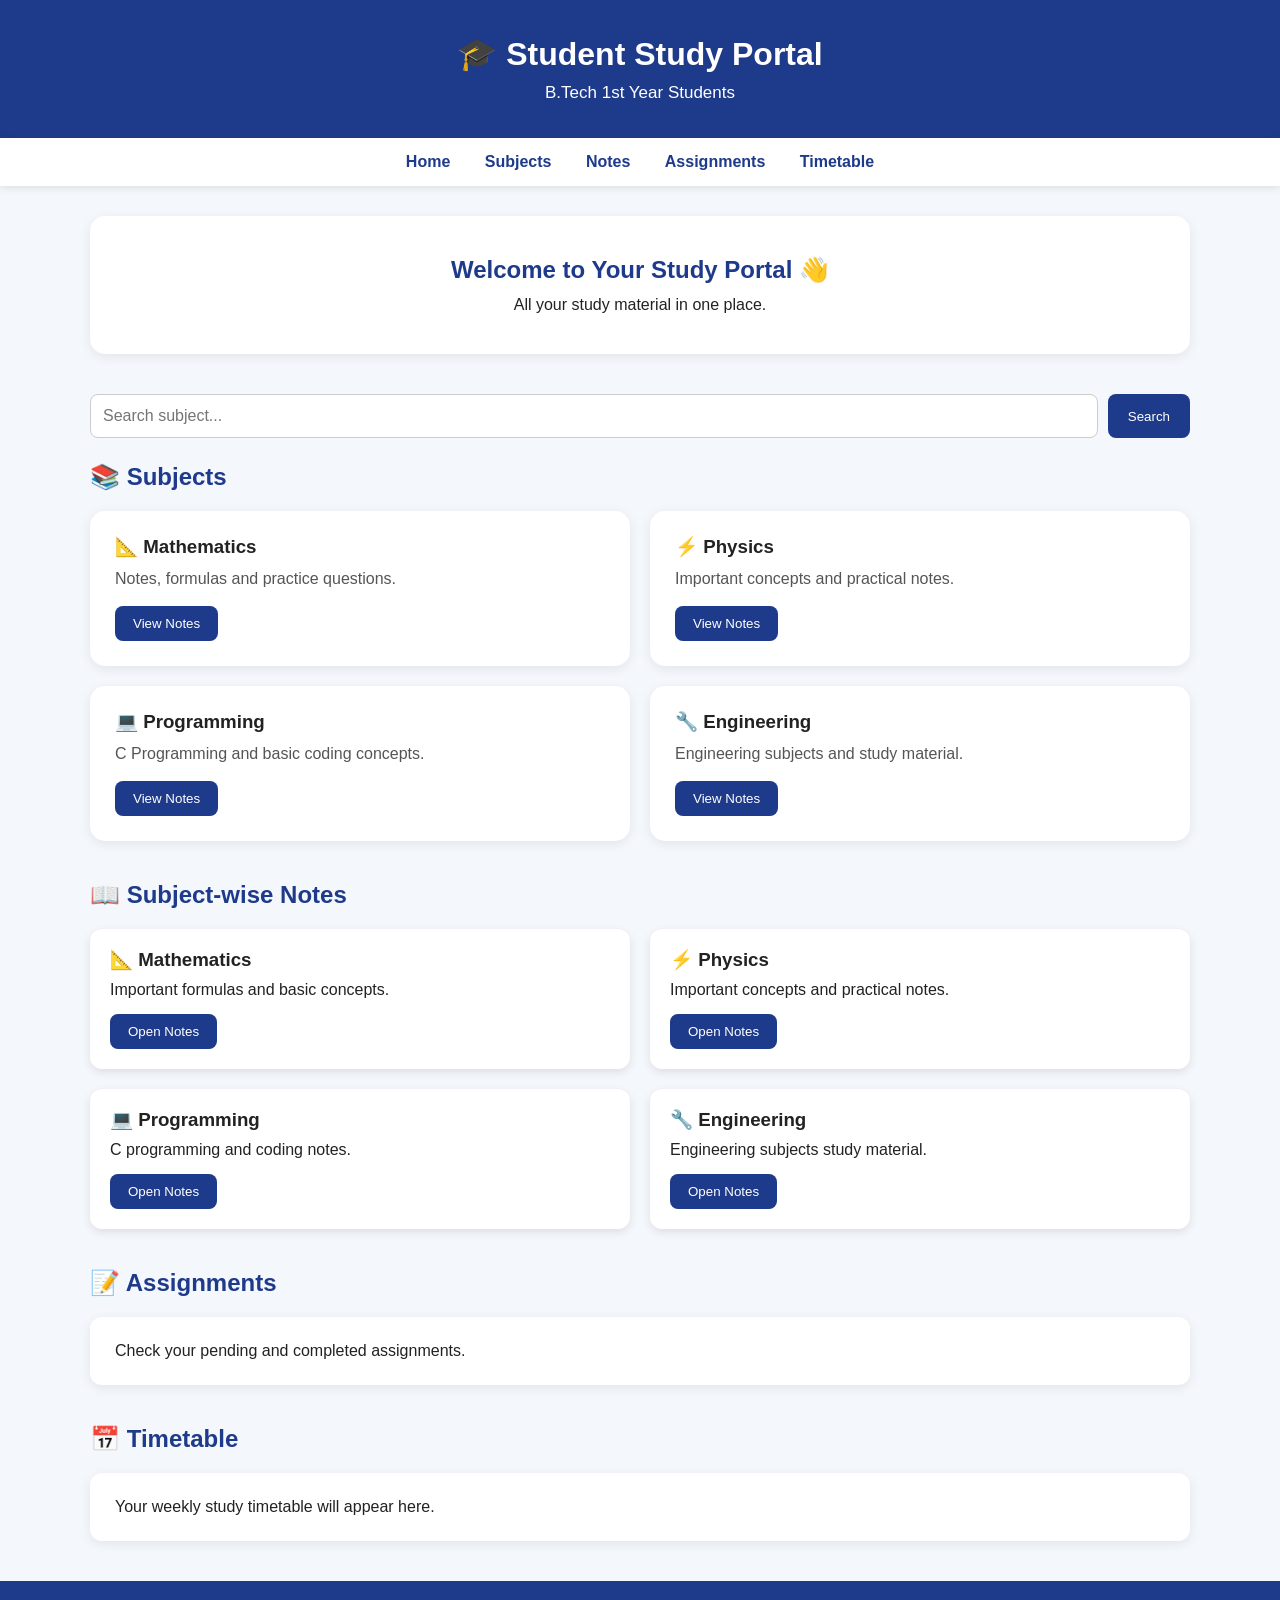
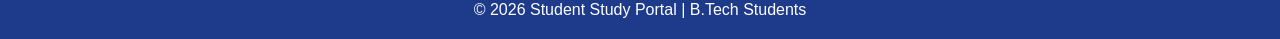
<file: index.html>
<!DOCTYPE html>
<html lang="en">
<head>
    <meta charset="UTF-8">
    <meta name="viewport" content="width=device-width, initial-scale=1.0">
    <title>B.Tech Student Study Portal</title>

    <link rel="stylesheet" href="style.css">
</head>

<body>

    <header>
        <h1>🎓 Student Study Portal</h1>
        <p>B.Tech 1st Year Students</p>
    </header>

    <nav>
        <a href="#">Home</a>
        <a href="#subjects">Subjects</a>
        <a href="#notes">Notes</a>
        <a href="#assignments">Assignments</a>
        <a href="#timetable">Timetable</a>
    </nav>

    <main>

        <section class="welcome">
            <h2>Welcome to Your Study Portal 👋</h2>
            <p>All your study material in one place.</p>
        </section>
<div class="search-box">
    <input type="text" id="searchInput" placeholder="Search subject...">
    <button onclick="searchSubjects()">Search</button>
</div>
        <section id="subjects">
            <h2>📚 Subjects</h2>

            <div class="cards">

                <div class="card">
                    <h3>📐 Mathematics</h3>
                    <p>Notes, formulas and practice questions.</p>
                    <button>View Notes</button>
                </div>

                <div class="card">
                    <h3>⚡ Physics</h3>
                    <p>Important concepts and practical notes.</p>
                    <button>View Notes</button>
                </div>

                <div class="card">
                    <h3>💻 Programming</h3>
                    <p>C Programming and basic coding concepts.</p>
                    <button>View Notes</button>
                </div>

                <div class="card">
                    <h3>🔧 Engineering</h3>
                    <p>Engineering subjects and study material.</p>
                    <button>View Notes</button>
                </div>

            </div>
        </section>

        <section id="notes">
    <h2>📖 Subject-wise Notes</h2>

    <div class="notes-container">

        <div class="note-card">
            <h3>📐 Mathematics</h3>
            <p>Important formulas and basic concepts.</p>
<a href="notes.html">
    <button>Open Notes</button>
</a>
        </div>

        <div class="note-card">
            <h3>⚡ Physics</h3>
            <p>Important concepts and practical notes.</p>
            <a href="physics.html">
    <button>Open Notes</button>
            </a>
        </div>

        <div class="note-card">
            <h3>💻 Programming</h3>
            <p>C programming and coding notes.</p>
            <button onclick="showNotes('Programming')">Open Notes</button>
        </div>

        <div class="note-card">
            <h3>🔧 Engineering</h3>
            <p>Engineering subjects study material.</p>
            <button onclick="showNotes('Engineering')">Open Notes</button>
        </div>

    </div>
</section>

        <section id="assignments">
            <h2>📝 Assignments</h2>
            <div class="info-box">
                <p>Check your pending and completed assignments.</p>
            </div>
        </section>

        <section id="timetable">
            <h2>📅 Timetable</h2>
            <div class="info-box">
                <p>Your weekly study timetable will appear here.</p>
            </div>
        </section>

    </main>

    <footer>
        <p>© 2026 Student Study Portal | B.Tech Students</p>
    </footer>

    <script src="script.js"></script>

</body>
</html>
</file>
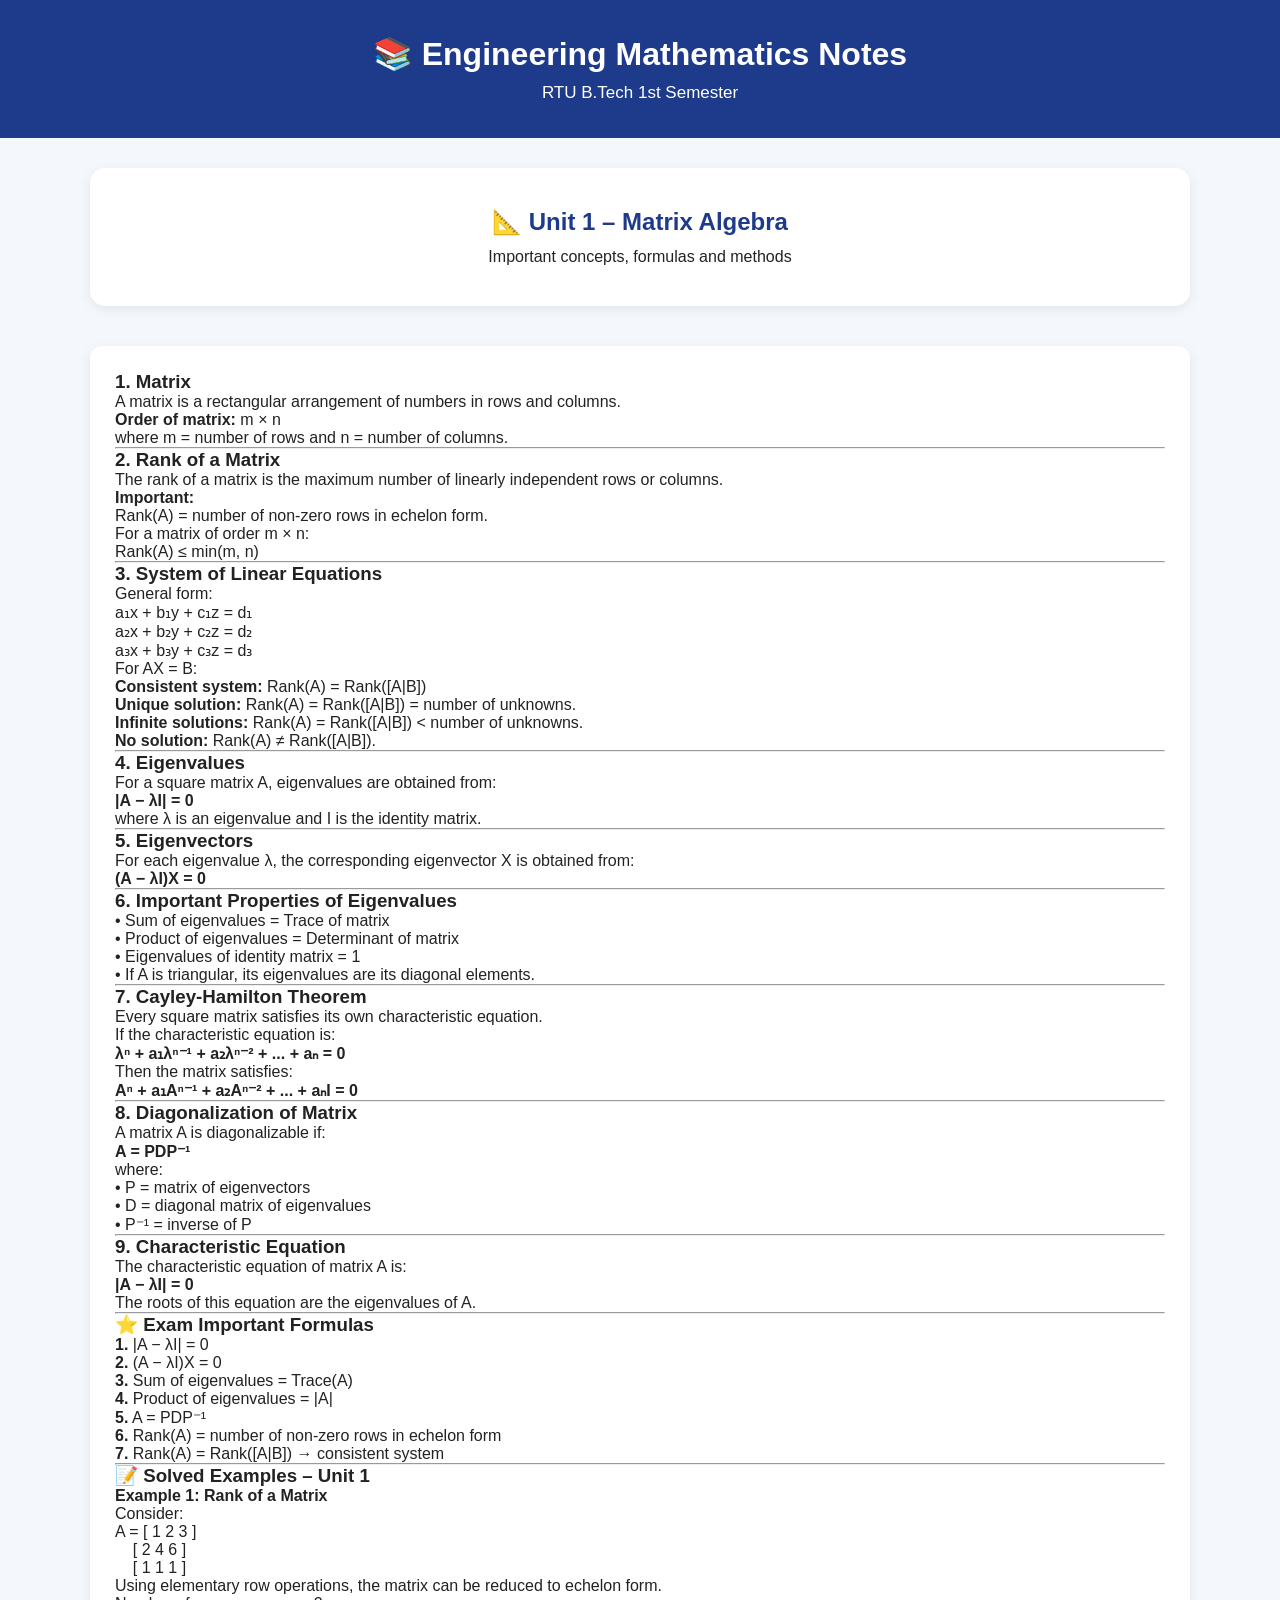
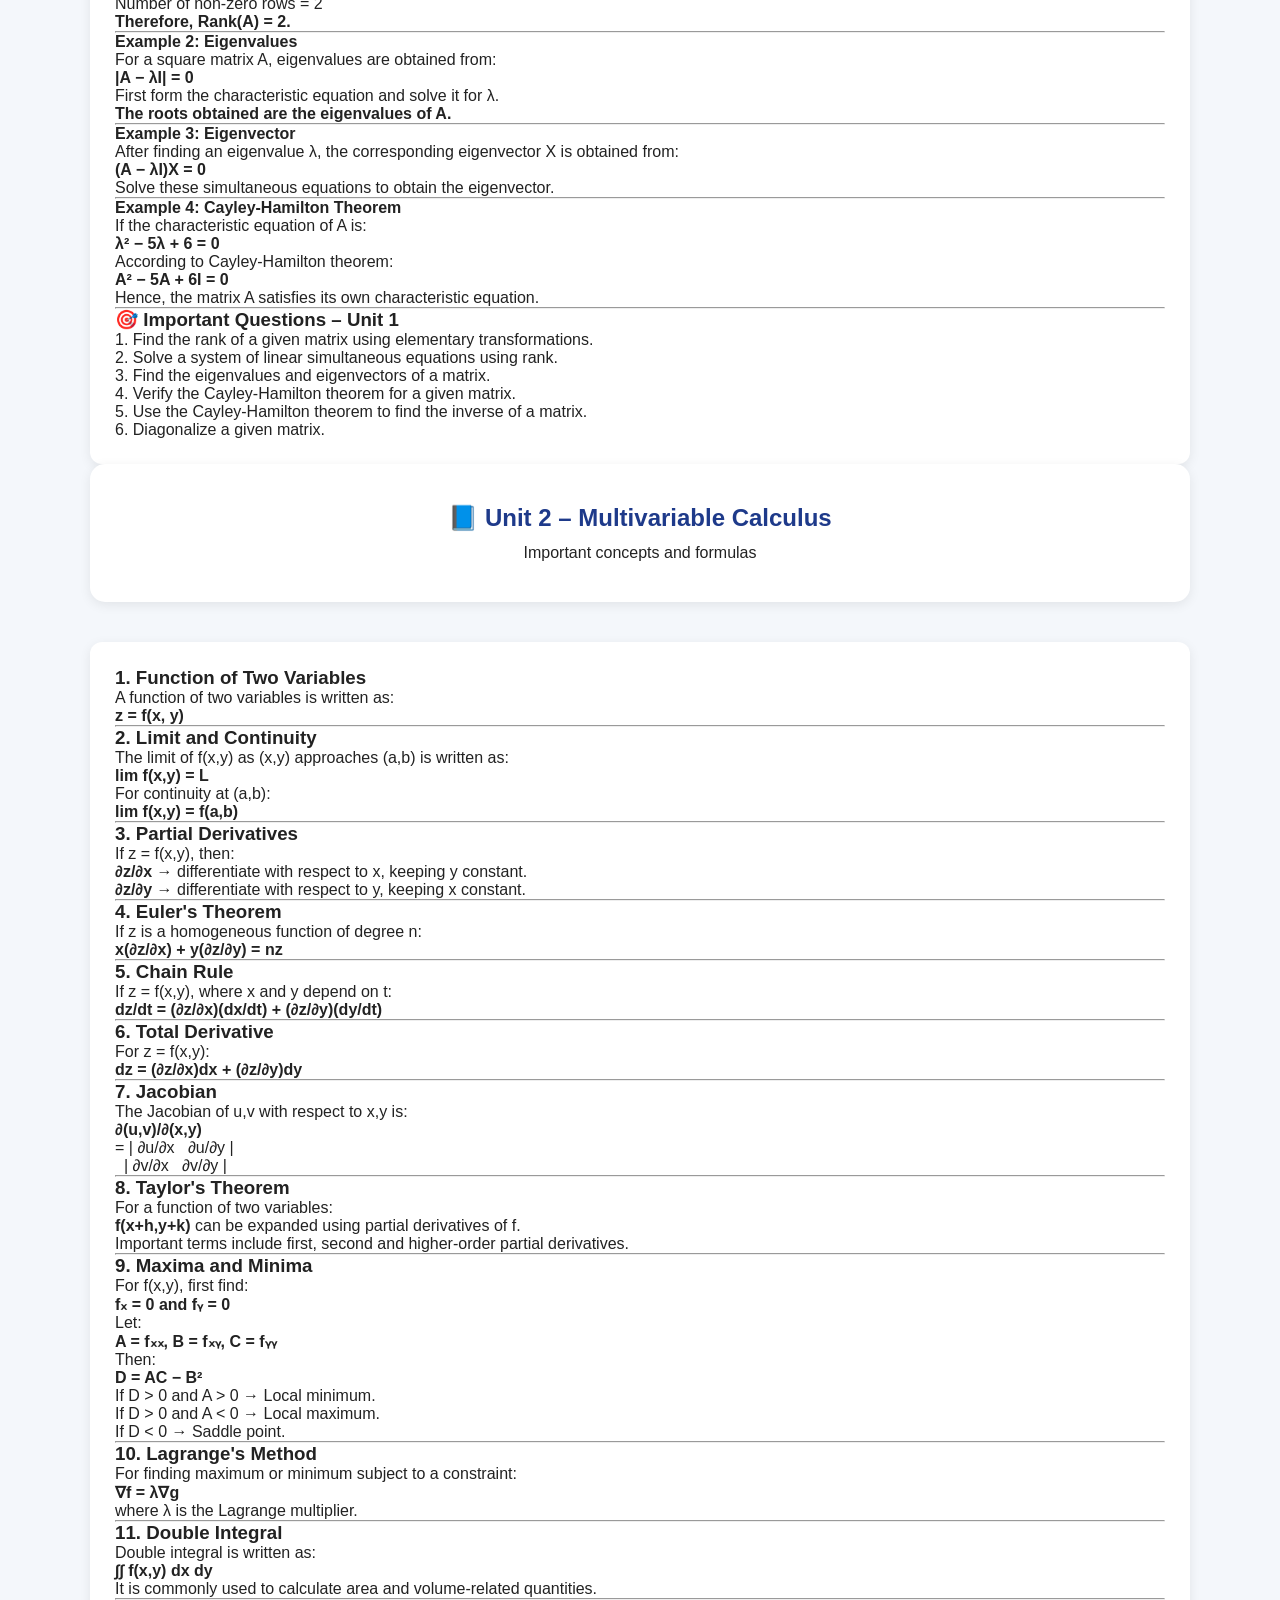
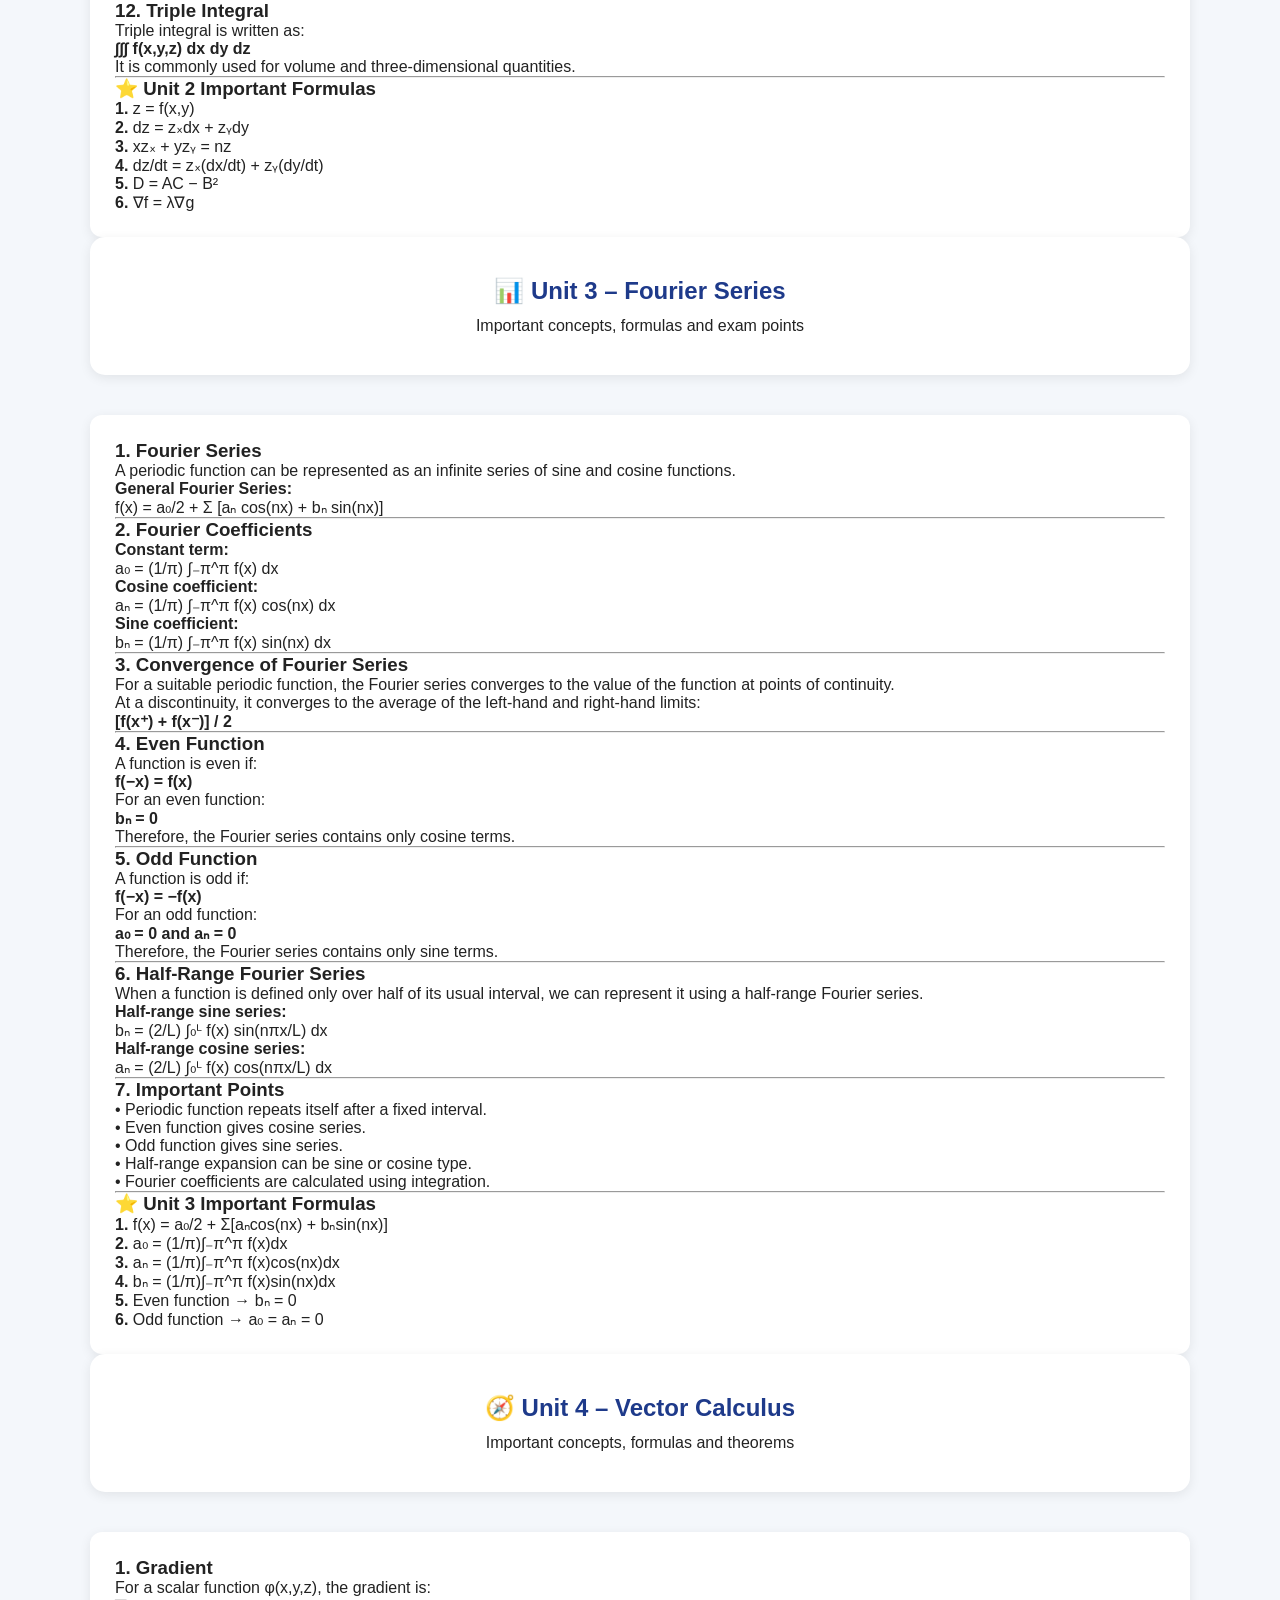
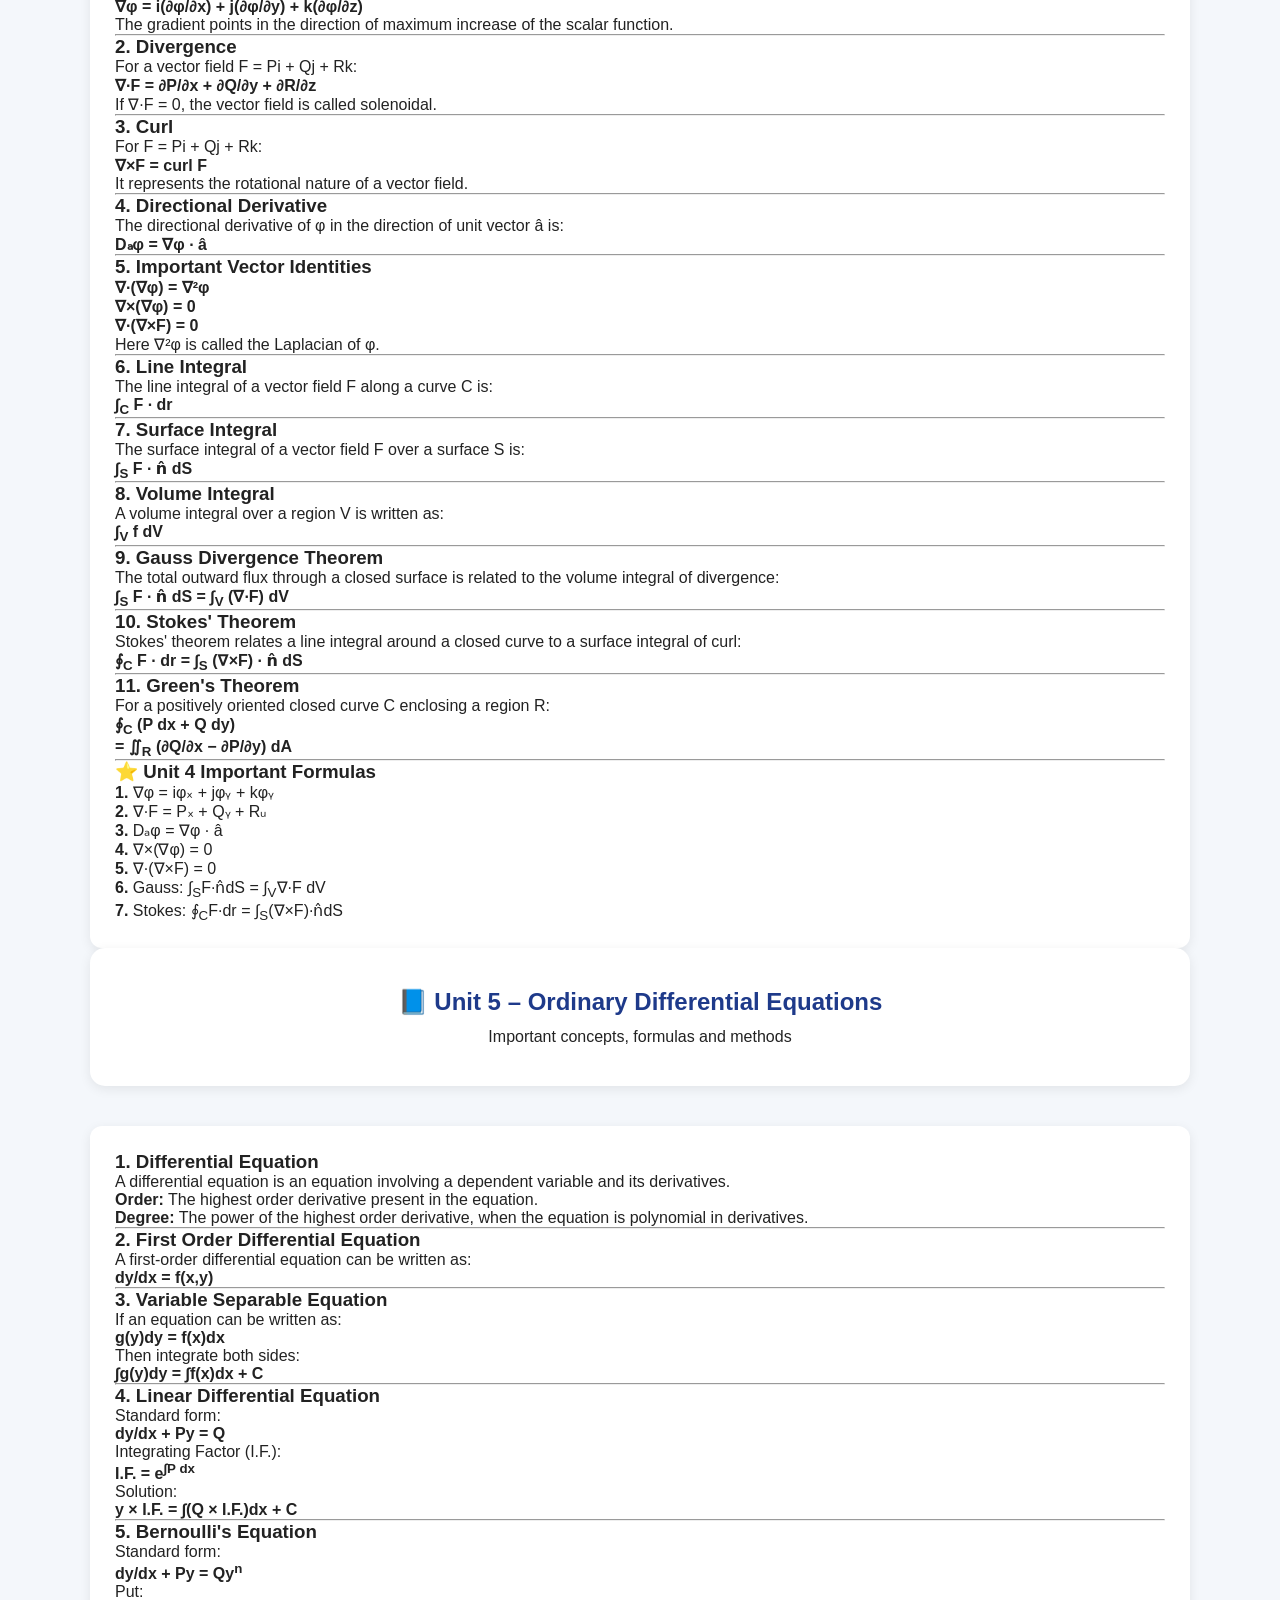
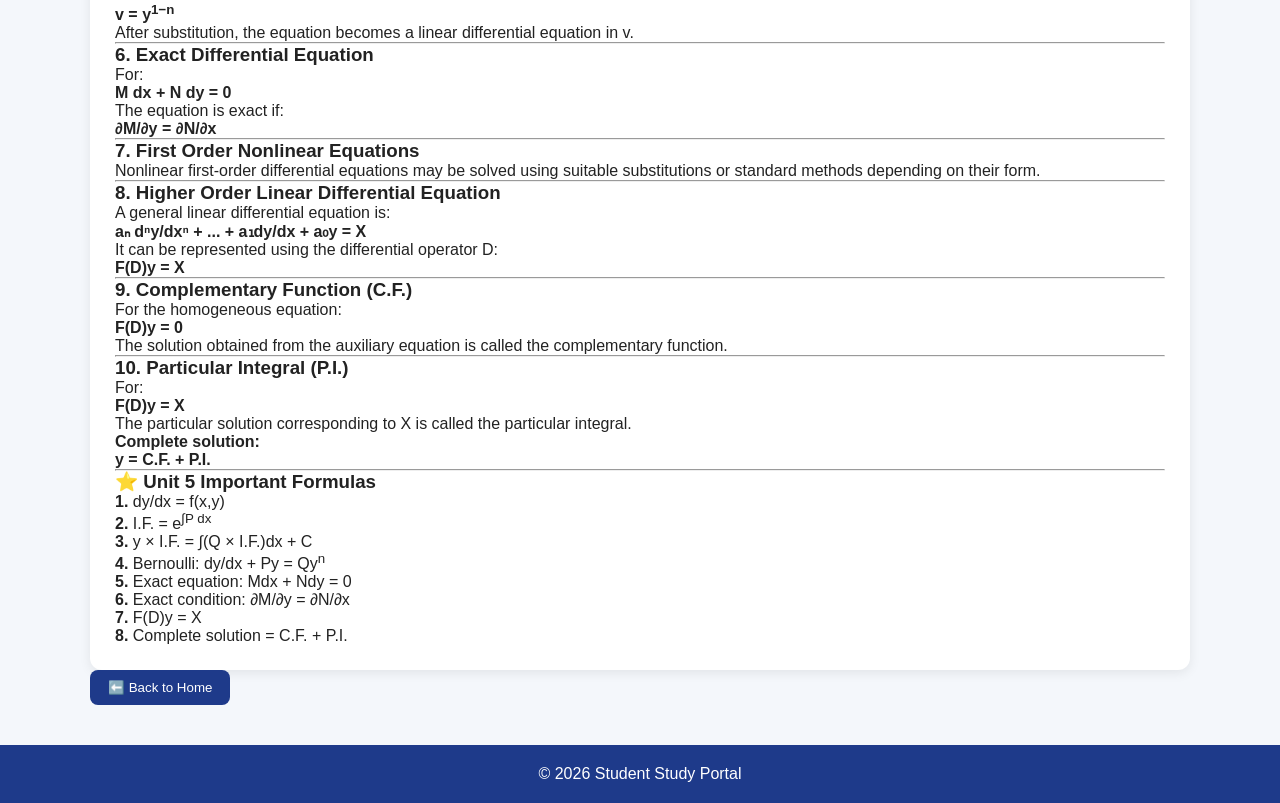
<file: notes.html>
<!DOCTYPE html>
<html lang="en">
<head>
    <meta charset="UTF-8">
    <meta name="viewport" content="width=device-width, initial-scale=1.0">
    <title>Engineering Mathematics Notes</title>
    <link rel="stylesheet" href="style.css">
</head>

<body>

<header>
    <h1>📚 Engineering Mathematics Notes</h1>
    <p>RTU B.Tech 1st Semester</p>
</header>

<main>

<section class="welcome">
    <h2>📐 Unit 1 – Matrix Algebra</h2>
    <p>Important concepts, formulas and methods</p>
</section>

<div class="info-box">

<h3>1. Matrix</h3>
<p>A matrix is a rectangular arrangement of numbers in rows and columns.</p>

<p><b>Order of matrix:</b> m × n</p>
<p>where m = number of rows and n = number of columns.</p>

<hr>

<h3>2. Rank of a Matrix</h3>
<p>The rank of a matrix is the maximum number of linearly independent rows or columns.</p>

<p><b>Important:</b></p>
<p>Rank(A) = number of non-zero rows in echelon form.</p>

<p>For a matrix of order m × n:</p>
<p>Rank(A) ≤ min(m, n)</p>

<hr>

<h3>3. System of Linear Equations</h3>

<p>General form:</p>
<p>a₁x + b₁y + c₁z = d₁</p>
<p>a₂x + b₂y + c₂z = d₂</p>
<p>a₃x + b₃y + c₃z = d₃</p>

<p>For AX = B:</p>

<p><b>Consistent system:</b> Rank(A) = Rank([A|B])</p>

<p><b>Unique solution:</b> Rank(A) = Rank([A|B]) = number of unknowns.</p>

<p><b>Infinite solutions:</b> Rank(A) = Rank([A|B]) &lt; number of unknowns.</p>

<p><b>No solution:</b> Rank(A) ≠ Rank([A|B]).</p>

<hr>

<h3>4. Eigenvalues</h3>

<p>For a square matrix A, eigenvalues are obtained from:</p>

<p><b>|A − λI| = 0</b></p>

<p>where λ is an eigenvalue and I is the identity matrix.</p>

<hr>

<h3>5. Eigenvectors</h3>

<p>For each eigenvalue λ, the corresponding eigenvector X is obtained from:</p>

<p><b>(A − λI)X = 0</b></p>

<hr>

<h3>6. Important Properties of Eigenvalues</h3>

<p>• Sum of eigenvalues = Trace of matrix</p>

<p>• Product of eigenvalues = Determinant of matrix</p>

<p>• Eigenvalues of identity matrix = 1</p>

<p>• If A is triangular, its eigenvalues are its diagonal elements.</p>

<hr>

<h3>7. Cayley-Hamilton Theorem</h3>

<p>Every square matrix satisfies its own characteristic equation.</p>

<p>If the characteristic equation is:</p>

<p><b>λⁿ + a₁λⁿ⁻¹ + a₂λⁿ⁻² + ... + aₙ = 0</b></p>

<p>Then the matrix satisfies:</p>

<p><b>Aⁿ + a₁Aⁿ⁻¹ + a₂Aⁿ⁻² + ... + aₙI = 0</b></p>

<hr>

<h3>8. Diagonalization of Matrix</h3>

<p>A matrix A is diagonalizable if:</p>

<p><b>A = PDP⁻¹</b></p>

<p>where:</p>

<p>• P = matrix of eigenvectors</p>
<p>• D = diagonal matrix of eigenvalues</p>
<p>• P⁻¹ = inverse of P</p>

<hr>

<h3>9. Characteristic Equation</h3>

<p>The characteristic equation of matrix A is:</p>

<p><b>|A − λI| = 0</b></p>

<p>The roots of this equation are the eigenvalues of A.</p>

<hr>

<h3>⭐ Exam Important Formulas</h3>

<p><b>1.</b> |A − λI| = 0</p>
<p><b>2.</b> (A − λI)X = 0</p>
<p><b>3.</b> Sum of eigenvalues = Trace(A)</p>
<p><b>4.</b> Product of eigenvalues = |A|</p>
<p><b>5.</b> A = PDP⁻¹</p>
<p><b>6.</b> Rank(A) = number of non-zero rows in echelon form</p>
<p><b>7.</b> Rank(A) = Rank([A|B]) → consistent system</p>
<hr>

<h3>📝 Solved Examples – Unit 1</h3>

<h4>Example 1: Rank of a Matrix</h4>

<p>Consider:</p>

<p>
A = [ 1  2  3 ]<br>
&nbsp;&nbsp;&nbsp;&nbsp;[ 2  4  6 ]<br>
&nbsp;&nbsp;&nbsp;&nbsp;[ 1  1  1 ]
</p>

<p>Using elementary row operations, the matrix can be reduced to echelon form.</p>

<p>Number of non-zero rows = 2</p>

<p><b>Therefore, Rank(A) = 2.</b></p>

<hr>

<h4>Example 2: Eigenvalues</h4>

<p>For a square matrix A, eigenvalues are obtained from:</p>
 
<p><b>|A − λI| = 0</b></p>

<p>First form the characteristic equation and solve it for λ.</p>

<p><b>The roots obtained are the eigenvalues of A.</b></p>

<hr>

<h4>Example 3: Eigenvector</h4>

<p>After finding an eigenvalue λ, the corresponding eigenvector X is obtained from:</p>

<p><b>(A − λI)X = 0</b></p>

<p>Solve these simultaneous equations to obtain the eigenvector.</p>

<hr>

<h4>Example 4: Cayley-Hamilton Theorem</h4>

<p>If the characteristic equation of A is:</p>

<p><b>λ² − 5λ + 6 = 0</b></p>

<p>According to Cayley-Hamilton theorem:</p>

<p><b>A² − 5A + 6I = 0</b></p>

<p>Hence, the matrix A satisfies its own characteristic equation.</p>

<hr>

<h3>🎯 Important Questions – Unit 1</h3>

<p>1. Find the rank of a given matrix using elementary transformations.</p>

<p>2. Solve a system of linear simultaneous equations using rank.</p>

<p>3. Find the eigenvalues and eigenvectors of a matrix.</p>

<p>4. Verify the Cayley-Hamilton theorem for a given matrix.</p>

<p>5. Use the Cayley-Hamilton theorem to find the inverse of a matrix.</p>

<p>6. Diagonalize a given matrix.</p>
</div>
    <section class="welcome">
    <h2>📘 Unit 2 – Multivariable Calculus</h2>
    <p>Important concepts and formulas</p>
</section>

<div class="info-box">

<h3>1. Function of Two Variables</h3>
<p>A function of two variables is written as:</p>
<p><b>z = f(x, y)</b></p>

<hr>

<h3>2. Limit and Continuity</h3>
<p>The limit of f(x,y) as (x,y) approaches (a,b) is written as:</p>
<p><b>lim f(x,y) = L</b></p>
<p>For continuity at (a,b):</p>
<p><b>lim f(x,y) = f(a,b)</b></p>

<hr>

<h3>3. Partial Derivatives</h3>
<p>If z = f(x,y), then:</p>
<p><b>∂z/∂x</b> → differentiate with respect to x, keeping y constant.</p>
<p><b>∂z/∂y</b> → differentiate with respect to y, keeping x constant.</p>

<hr>

<h3>4. Euler's Theorem</h3>
<p>If z is a homogeneous function of degree n:</p>
<p><b>x(∂z/∂x) + y(∂z/∂y) = nz</b></p>

<hr>

<h3>5. Chain Rule</h3>
<p>If z = f(x,y), where x and y depend on t:</p>
<p><b>dz/dt = (∂z/∂x)(dx/dt) + (∂z/∂y)(dy/dt)</b></p>

<hr>

<h3>6. Total Derivative</h3>
<p>For z = f(x,y):</p>
<p><b>dz = (∂z/∂x)dx + (∂z/∂y)dy</b></p>

<hr>

<h3>7. Jacobian</h3>
<p>The Jacobian of u,v with respect to x,y is:</p>
<p><b>∂(u,v)/∂(x,y)</b></p>

<p>= | ∂u/∂x &nbsp; ∂u/∂y |</p>
<p>&nbsp;&nbsp;| ∂v/∂x &nbsp; ∂v/∂y |</p>

<hr>

<h3>8. Taylor's Theorem</h3>
<p>For a function of two variables:</p>
<p><b>f(x+h,y+k)</b> can be expanded using partial derivatives of f.</p>

<p>Important terms include first, second and higher-order partial derivatives.</p>

<hr>

<h3>9. Maxima and Minima</h3>
<p>For f(x,y), first find:</p>
<p><b>fₓ = 0 and fᵧ = 0</b></p>

<p>Let:</p>
<p><b>A = fₓₓ, B = fₓᵧ, C = fᵧᵧ</b></p>

<p>Then:</p>
<p><b>D = AC − B²</b></p>

<p>If D &gt; 0 and A &gt; 0 → Local minimum.</p>
<p>If D &gt; 0 and A &lt; 0 → Local maximum.</p>
<p>If D &lt; 0 → Saddle point.</p>

<hr>

<h3>10. Lagrange's Method</h3>
<p>For finding maximum or minimum subject to a constraint:</p>
<p><b>∇f = λ∇g</b></p>

<p>where λ is the Lagrange multiplier.</p>

<hr>

<h3>11. Double Integral</h3>
<p>Double integral is written as:</p>
<p><b>∫∫ f(x,y) dx dy</b></p>

<p>It is commonly used to calculate area and volume-related quantities.</p>

<hr>

<h3>12. Triple Integral</h3>
<p>Triple integral is written as:</p>
<p><b>∫∫∫ f(x,y,z) dx dy dz</b></p>

<p>It is commonly used for volume and three-dimensional quantities.</p>

<hr>

<h3>⭐ Unit 2 Important Formulas</h3>
<p><b>1.</b> z = f(x,y)</p>
<p><b>2.</b> dz = zₓdx + zᵧdy</p>
<p><b>3.</b> xzₓ + yzᵧ = nz</p>
<p><b>4.</b> dz/dt = zₓ(dx/dt) + zᵧ(dy/dt)</p>
<p><b>5.</b> D = AC − B²</p>
<p><b>6.</b> ∇f = λ∇g</p>

</div>
    <section class="welcome">
    <h2>📊 Unit 3 – Fourier Series</h2>
    <p>Important concepts, formulas and exam points</p>
</section>

<div class="info-box">

<h3>1. Fourier Series</h3>
<p>A periodic function can be represented as an infinite series of sine and cosine functions.</p>

<p><b>General Fourier Series:</b></p>
<p>
f(x) = a₀/2 + Σ [aₙ cos(nx) + bₙ sin(nx)]
</p>

<hr>

<h3>2. Fourier Coefficients</h3>

<p><b>Constant term:</b></p>
<p>a₀ = (1/π) ∫₋π^π f(x) dx</p>

<p><b>Cosine coefficient:</b></p>
<p>aₙ = (1/π) ∫₋π^π f(x) cos(nx) dx</p>

<p><b>Sine coefficient:</b></p>
<p>bₙ = (1/π) ∫₋π^π f(x) sin(nx) dx</p>

<hr>

<h3>3. Convergence of Fourier Series</h3>
<p>For a suitable periodic function, the Fourier series converges to the value of the function at points of continuity.</p>

<p>At a discontinuity, it converges to the average of the left-hand and right-hand limits:</p>

<p><b>[f(x⁺) + f(x⁻)] / 2</b></p>

<hr>

<h3>4. Even Function</h3>
<p>A function is even if:</p>

<p><b>f(−x) = f(x)</b></p>

<p>For an even function:</p>
<p><b>bₙ = 0</b></p>

<p>Therefore, the Fourier series contains only cosine terms.</p>

<hr>

<h3>5. Odd Function</h3>
<p>A function is odd if:</p>

<p><b>f(−x) = −f(x)</b></p>

<p>For an odd function:</p>
<p><b>a₀ = 0 and aₙ = 0</b></p>

<p>Therefore, the Fourier series contains only sine terms.</p>

<hr>

<h3>6. Half-Range Fourier Series</h3>
<p>When a function is defined only over half of its usual interval, we can represent it using a half-range Fourier series.</p>

<p><b>Half-range sine series:</b></p>
<p>bₙ = (2/L) ∫₀ᴸ f(x) sin(nπx/L) dx</p>

<p><b>Half-range cosine series:</b></p>
<p>aₙ = (2/L) ∫₀ᴸ f(x) cos(nπx/L) dx</p>

<hr>

<h3>7. Important Points</h3>

<p>• Periodic function repeats itself after a fixed interval.</p>
<p>• Even function gives cosine series.</p>
<p>• Odd function gives sine series.</p>
<p>• Half-range expansion can be sine or cosine type.</p>
<p>• Fourier coefficients are calculated using integration.</p>

<hr>

<h3>⭐ Unit 3 Important Formulas</h3>

<p><b>1.</b> f(x) = a₀/2 + Σ[aₙcos(nx) + bₙsin(nx)]</p>

<p><b>2.</b> a₀ = (1/π)∫₋π^π f(x)dx</p>

<p><b>3.</b> aₙ = (1/π)∫₋π^π f(x)cos(nx)dx</p>

<p><b>4.</b> bₙ = (1/π)∫₋π^π f(x)sin(nx)dx</p>

<p><b>5.</b> Even function → bₙ = 0</p>

<p><b>6.</b> Odd function → a₀ = aₙ = 0</p>

</div>
<section class="welcome">
    <h2>🧭 Unit 4 – Vector Calculus</h2>
    <p>Important concepts, formulas and theorems</p>
</section>

<div class="info-box">

<h3>1. Gradient</h3>
<p>For a scalar function φ(x,y,z), the gradient is:</p>

<p><b>∇φ = i(∂φ/∂x) + j(∂φ/∂y) + k(∂φ/∂z)</b></p>

<p>The gradient points in the direction of maximum increase of the scalar function.</p>

<hr>

<h3>2. Divergence</h3>
<p>For a vector field F = Pi + Qj + Rk:</p>

<p><b>∇·F = ∂P/∂x + ∂Q/∂y + ∂R/∂z</b></p>

<p>If ∇·F = 0, the vector field is called solenoidal.</p>

<hr>

<h3>3. Curl</h3>
<p>For F = Pi + Qj + Rk:</p>

<p><b>∇×F = curl F</b></p>

<p>It represents the rotational nature of a vector field.</p>

<hr>

<h3>4. Directional Derivative</h3>
<p>The directional derivative of φ in the direction of unit vector â is:</p>

<p><b>Dₐφ = ∇φ · â</b></p>

<hr>

<h3>5. Important Vector Identities</h3>

<p><b>∇·(∇φ) = ∇²φ</b></p>

<p><b>∇×(∇φ) = 0</b></p>

<p><b>∇·(∇×F) = 0</b></p>

<p>Here ∇²φ is called the Laplacian of φ.</p>

<hr>

<h3>6. Line Integral</h3>
<p>The line integral of a vector field F along a curve C is:</p>

<p><b>∫<sub>C</sub> F · dr</b></p>

<hr>

<h3>7. Surface Integral</h3>
<p>The surface integral of a vector field F over a surface S is:</p>

<p><b>∫<sub>S</sub> F · n̂ dS</b></p>

<hr>

<h3>8. Volume Integral</h3>
<p>A volume integral over a region V is written as:</p>

<p><b>∫<sub>V</sub> f dV</b></p>

<hr>

<h3>9. Gauss Divergence Theorem</h3>
<p>The total outward flux through a closed surface is related to the volume integral of divergence:</p>

<p><b>∫<sub>S</sub> F · n̂ dS = ∫<sub>V</sub> (∇·F) dV</b></p>

<hr>

<h3>10. Stokes' Theorem</h3>
<p>Stokes' theorem relates a line integral around a closed curve to a surface integral of curl:</p>

<p><b>∮<sub>C</sub> F · dr = ∫<sub>S</sub> (∇×F) · n̂ dS</b></p>

<hr>

<h3>11. Green's Theorem</h3>
<p>For a positively oriented closed curve C enclosing a region R:</p>

<p><b>∮<sub>C</sub> (P dx + Q dy)</b></p>

<p><b>= ∬<sub>R</sub> (∂Q/∂x − ∂P/∂y) dA</b></p>

<hr>

<h3>⭐ Unit 4 Important Formulas</h3>

<p><b>1.</b> ∇φ = iφₓ + jφᵧ + kφᵧ</p>

<p><b>2.</b> ∇·F = Pₓ + Qᵧ + Rᵤ</p>

<p><b>3.</b> Dₐφ = ∇φ · â</p>

<p><b>4.</b> ∇×(∇φ) = 0</p>

<p><b>5.</b> ∇·(∇×F) = 0</p>

<p><b>6.</b> Gauss: ∫<sub>S</sub>F·n̂dS = ∫<sub>V</sub>∇·F dV</p>

<p><b>7.</b> Stokes: ∮<sub>C</sub>F·dr = ∫<sub>S</sub>(∇×F)·n̂dS</p>

</div>
    <section class="welcome">
    <h2>📘 Unit 5 – Ordinary Differential Equations</h2>
    <p>Important concepts, formulas and methods</p>
</section>

<div class="info-box">

<h3>1. Differential Equation</h3>
<p>A differential equation is an equation involving a dependent variable and its derivatives.</p>

<p><b>Order:</b> The highest order derivative present in the equation.</p>

<p><b>Degree:</b> The power of the highest order derivative, when the equation is polynomial in derivatives.</p>

<hr>

<h3>2. First Order Differential Equation</h3>

<p>A first-order differential equation can be written as:</p>

<p><b>dy/dx = f(x,y)</b></p>

<hr>

<h3>3. Variable Separable Equation</h3>

<p>If an equation can be written as:</p>

<p><b>g(y)dy = f(x)dx</b></p>

<p>Then integrate both sides:</p>

<p><b>∫g(y)dy = ∫f(x)dx + C</b></p>

<hr>

<h3>4. Linear Differential Equation</h3>

<p>Standard form:</p>

<p><b>dy/dx + Py = Q</b></p>

<p>Integrating Factor (I.F.):</p>

<p><b>I.F. = e<sup>∫P dx</sup></b></p>

<p>Solution:</p>

<p><b>y × I.F. = ∫(Q × I.F.)dx + C</b></p>

<hr>

<h3>5. Bernoulli's Equation</h3>

<p>Standard form:</p>

<p><b>dy/dx + Py = Qy<sup>n</sup></b></p>

<p>Put:</p>

<p><b>v = y<sup>1−n</sup></b></p>

<p>After substitution, the equation becomes a linear differential equation in v.</p>

<hr>

<h3>6. Exact Differential Equation</h3>

<p>For:</p>

<p><b>M dx + N dy = 0</b></p>

<p>The equation is exact if:</p>

<p><b>∂M/∂y = ∂N/∂x</b></p>

<hr>

<h3>7. First Order Nonlinear Equations</h3>

<p>Nonlinear first-order differential equations may be solved using suitable substitutions or standard methods depending on their form.</p>

<hr>

<h3>8. Higher Order Linear Differential Equation</h3>

<p>A general linear differential equation is:</p>

<p><b>aₙ dⁿy/dxⁿ + ... + a₁dy/dx + a₀y = X</b></p>

<p>It can be represented using the differential operator D:</p>

<p><b>F(D)y = X</b></p>

<hr>

<h3>9. Complementary Function (C.F.)</h3>

<p>For the homogeneous equation:</p>

<p><b>F(D)y = 0</b></p>

<p>The solution obtained from the auxiliary equation is called the complementary function.</p>

<hr>

<h3>10. Particular Integral (P.I.)</h3>

<p>For:</p>

<p><b>F(D)y = X</b></p>

<p>The particular solution corresponding to X is called the particular integral.</p>

<p><b>Complete solution:</b></p>

<p><b>y = C.F. + P.I.</b></p>

<hr>

<h3>⭐ Unit 5 Important Formulas</h3>

<p><b>1.</b> dy/dx = f(x,y)</p>

<p><b>2.</b> I.F. = e<sup>∫P dx</sup></p>

<p><b>3.</b> y × I.F. = ∫(Q × I.F.)dx + C</p>

<p><b>4.</b> Bernoulli: dy/dx + Py = Qy<sup>n</sup></p>

<p><b>5.</b> Exact equation: Mdx + Ndy = 0</p>

<p><b>6.</b> Exact condition: ∂M/∂y = ∂N/∂x</p>

<p><b>7.</b> F(D)y = X</p>

<p><b>8.</b> Complete solution = C.F. + P.I.</p>

</div>
    

<a href="index.html">
    <button>⬅️ Back to Home</button>
</a>

</main>

<footer>
    <p>© 2026 Student Study Portal</p>
</footer>

</body>
</html>
</file>
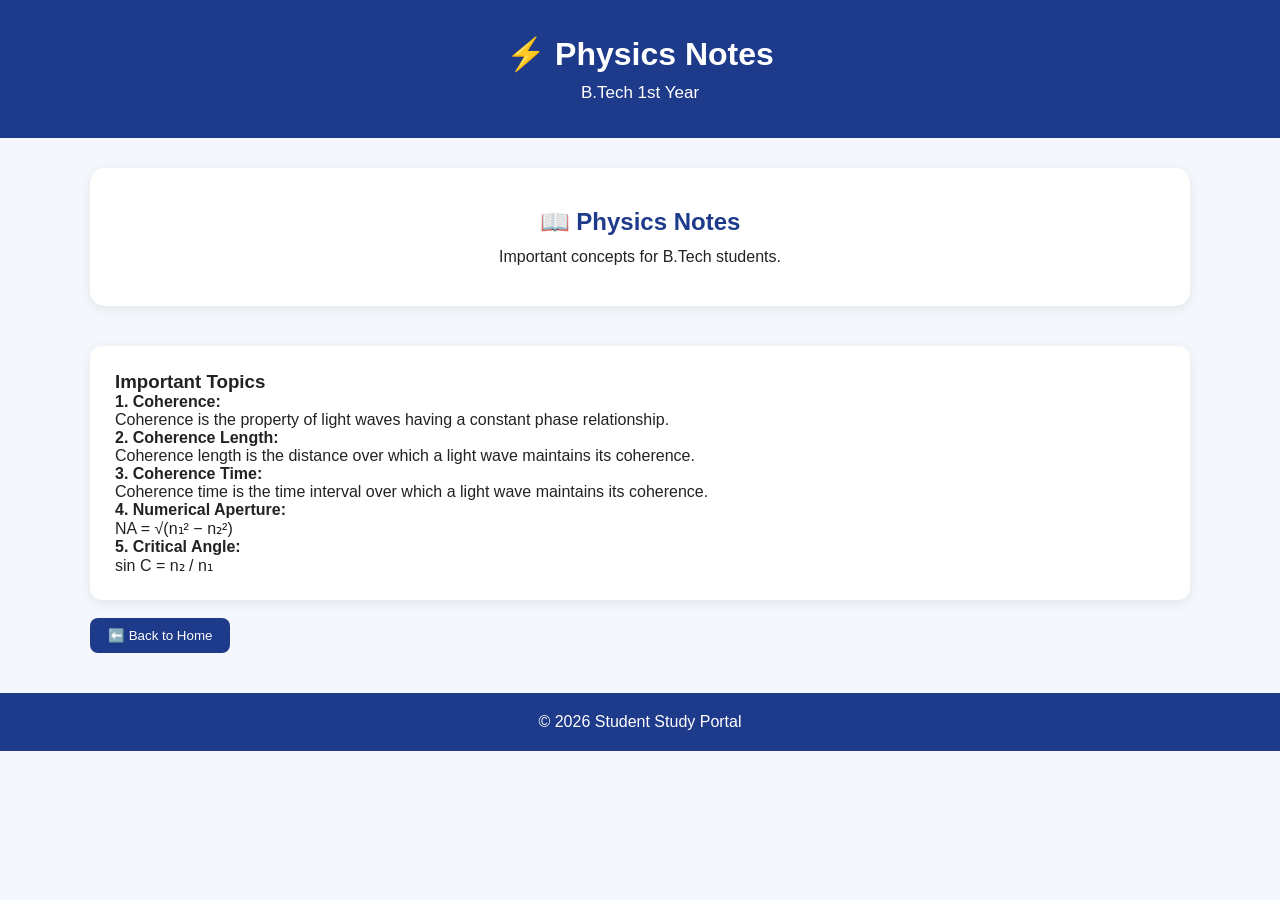
<file: physics.html>
<!DOCTYPE html>
<html lang="en">
<head>
    <meta charset="UTF-8">
    <meta name="viewport" content="width=device-width, initial-scale=1.0">
    <title>Physics Notes</title>
    <link rel="stylesheet" href="style.css">
</head>

<body>

<header>
    <h1>⚡ Physics Notes</h1>
    <p>B.Tech 1st Year</p>
</header>

<main>

    <section class="welcome">
        <h2>📖 Physics Notes</h2>
        <p>Important concepts for B.Tech students.</p>
    </section>

    <div class="info-box">

        <h3>Important Topics</h3>

        <p><b>1. Coherence:</b></p>
        <p>Coherence is the property of light waves having a constant phase relationship.</p>

        <p><b>2. Coherence Length:</b></p>
        <p>Coherence length is the distance over which a light wave maintains its coherence.</p>

        <p><b>3. Coherence Time:</b></p>
        <p>Coherence time is the time interval over which a light wave maintains its coherence.</p>

        <p><b>4. Numerical Aperture:</b></p>
        <p>NA = √(n₁² − n₂²)</p>

        <p><b>5. Critical Angle:</b></p>
        <p>sin C = n₂ / n₁</p>

    </div>

    <br>

    <a href="index.html">
        <button>⬅️ Back to Home</button>
    </a>

</main>

<footer>
    <p>© 2026 Student Study Portal</p>
</footer>

</body>
</html>
</file>
<file: style.css>
* {
    margin: 0;
    padding: 0;
    box-sizing: border-box;
}

body {
    font-family: Arial, sans-serif;
    background: #f4f7fb;
    color: #222;
}

header {
    background: #1e3a8a;
    color: white;
    text-align: center;
    padding: 35px 20px;
}

header h1 {
    font-size: 32px;
    margin-bottom: 10px;
}

header p {
    font-size: 17px;
}

nav {
    background: white;
    padding: 15px;
    text-align: center;
    box-shadow: 0 2px 8px rgba(0,0,0,0.1);
}

nav a {
    text-decoration: none;
    color: #1e3a8a;
    font-weight: bold;
    margin: 0 15px;
}

nav a:hover {
    color: #2563eb;
}

main {
    width: 90%;
    max-width: 1100px;
    margin: 30px auto;
}

section {
    margin-bottom: 40px;
}

.welcome {
    background: white;
    text-align: center;
    padding: 40px 20px;
    border-radius: 15px;
    box-shadow: 0 3px 12px rgba(0,0,0,0.08);
}

.welcome h2 {
    color: #1e3a8a;
    margin-bottom: 12px;
}

section > h2 {
    margin-bottom: 20px;
    color: #1e3a8a;
}

.cards {
    display: grid;
    grid-template-columns: repeat(2, 1fr);
    gap: 20px;
}

.card {
    background: white;
    padding: 25px;
    border-radius: 15px;
    box-shadow: 0 3px 12px rgba(0,0,0,0.08);
    transition: 0.3s;
}

.card:hover {
    transform: translateY(-5px);
}

.card h3 {
    margin-bottom: 12px;
}

.card p {
    color: #555;
    margin-bottom: 18px;
}

button {
    background: #1e3a8a;
    color: white;
    border: none;
    padding: 10px 18px;
    border-radius: 8px;
    cursor: pointer;
}

button:hover {
    background: #2563eb;
}

.info-box {
    background: white;
    padding: 25px;
    border-radius: 12px;
    box-shadow: 0 3px 12px rgba(0,0,0,0.08);
}

footer {
    background: #1e3a8a;
    color: white;
    text-align: center;
    padding: 20px;
    margin-top: 40px;
}

@media (max-width: 700px) {

    .cards {
        grid-template-columns: 1fr;
    }

    nav a {
        display: inline-block;
        margin: 7px;
    }

    header h1 {
        font-size: 25px;
    }


}.search-box {
    display: flex;
    gap: 10px;
    margin-bottom: 25px;
}

.search-box input {
    flex: 1;
    padding: 12px;
    border: 1px solid #ccc;
    border-radius: 8px;
    font-size: 16px;
}

.search-box button {
    padding: 12px 20px;
}/* Notes Section */
.notes-container {
    display: grid;
    grid-template-columns: repeat(2, 1fr);
    gap: 20px;
    margin-top: 20px;
}

.note-card {
    background: white;
    padding: 20px;
    border-radius: 12px;
    box-shadow: 0 3px 10px rgba(0,0,0,0.1);
}

.note-card h3 {
    margin-bottom: 10px;
}

.note-card button {
    margin-top: 15px;
    padding: 10px 18px;
    border: none;
    border-radius: 8px;
    cursor: pointer;
}

@media (max-width: 600px) {
    .notes-container {
        grid-template-columns: 1fr;
    }
}
</file>
